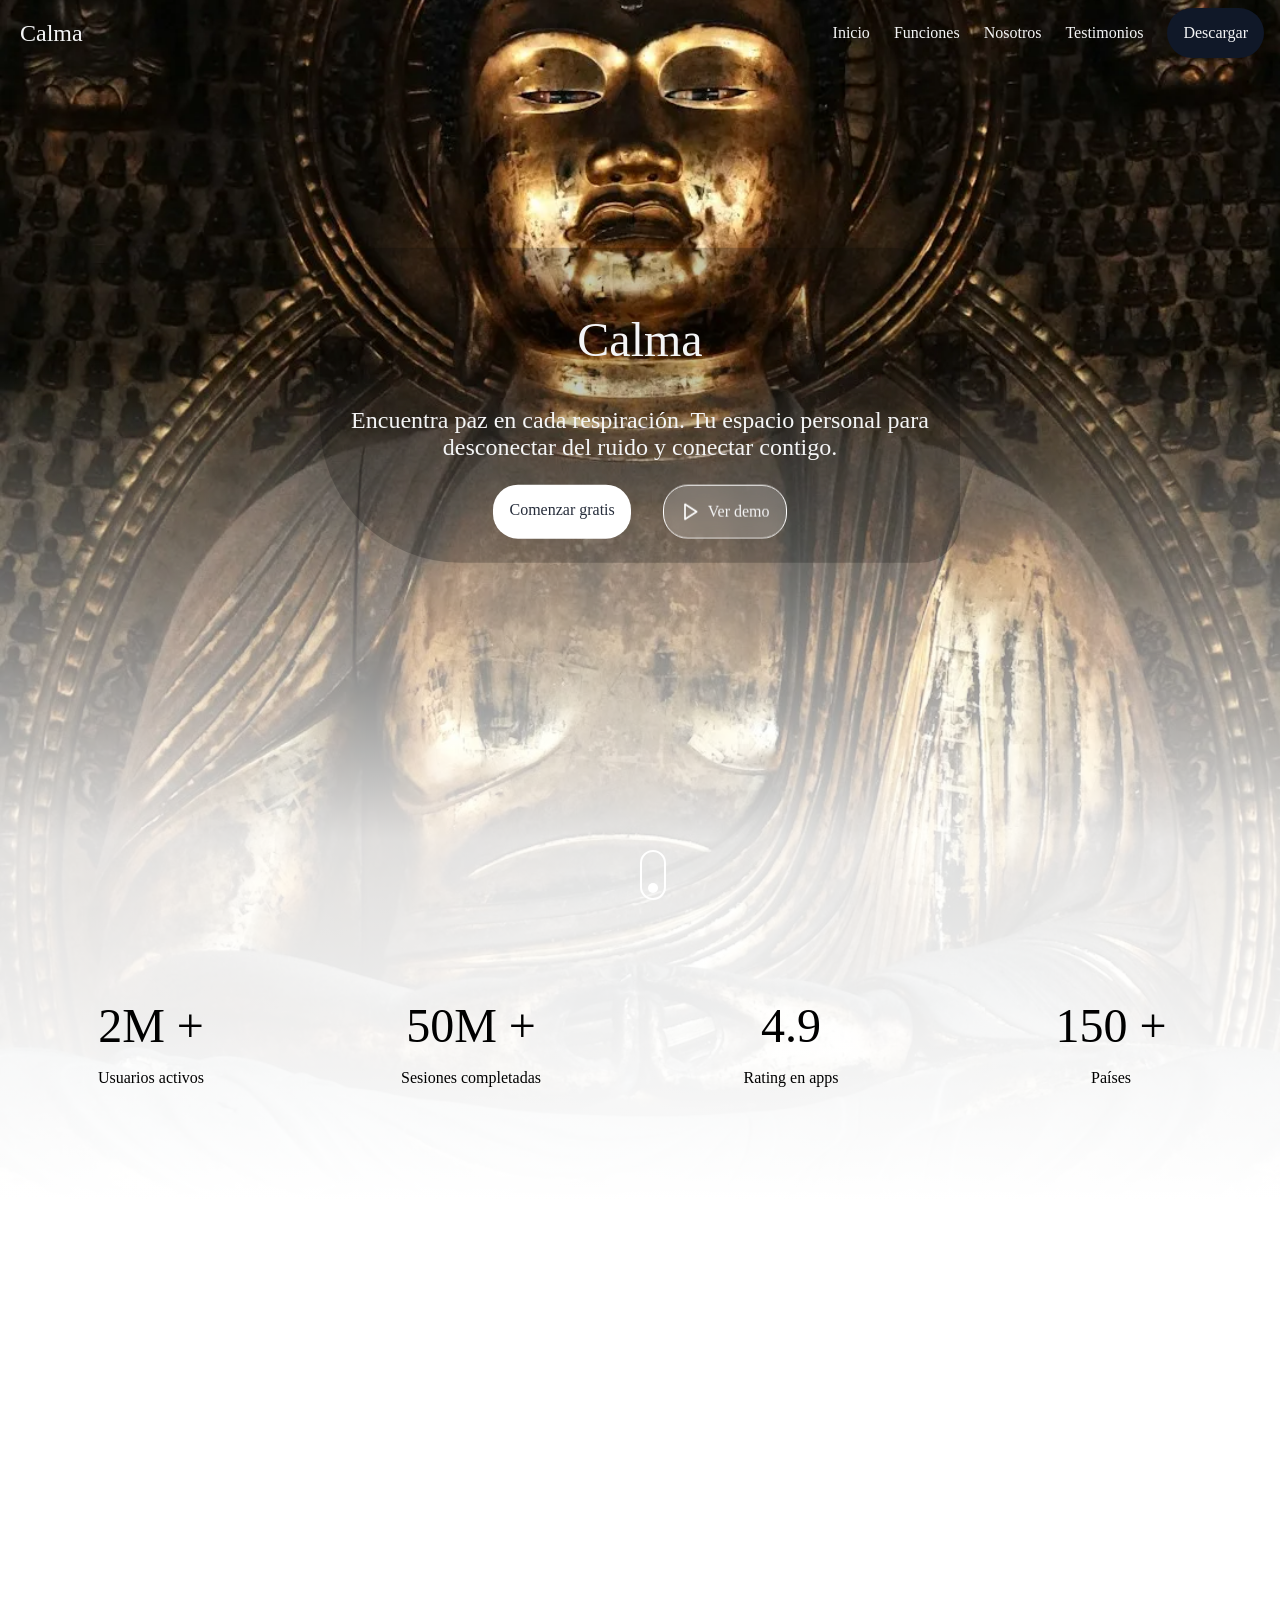
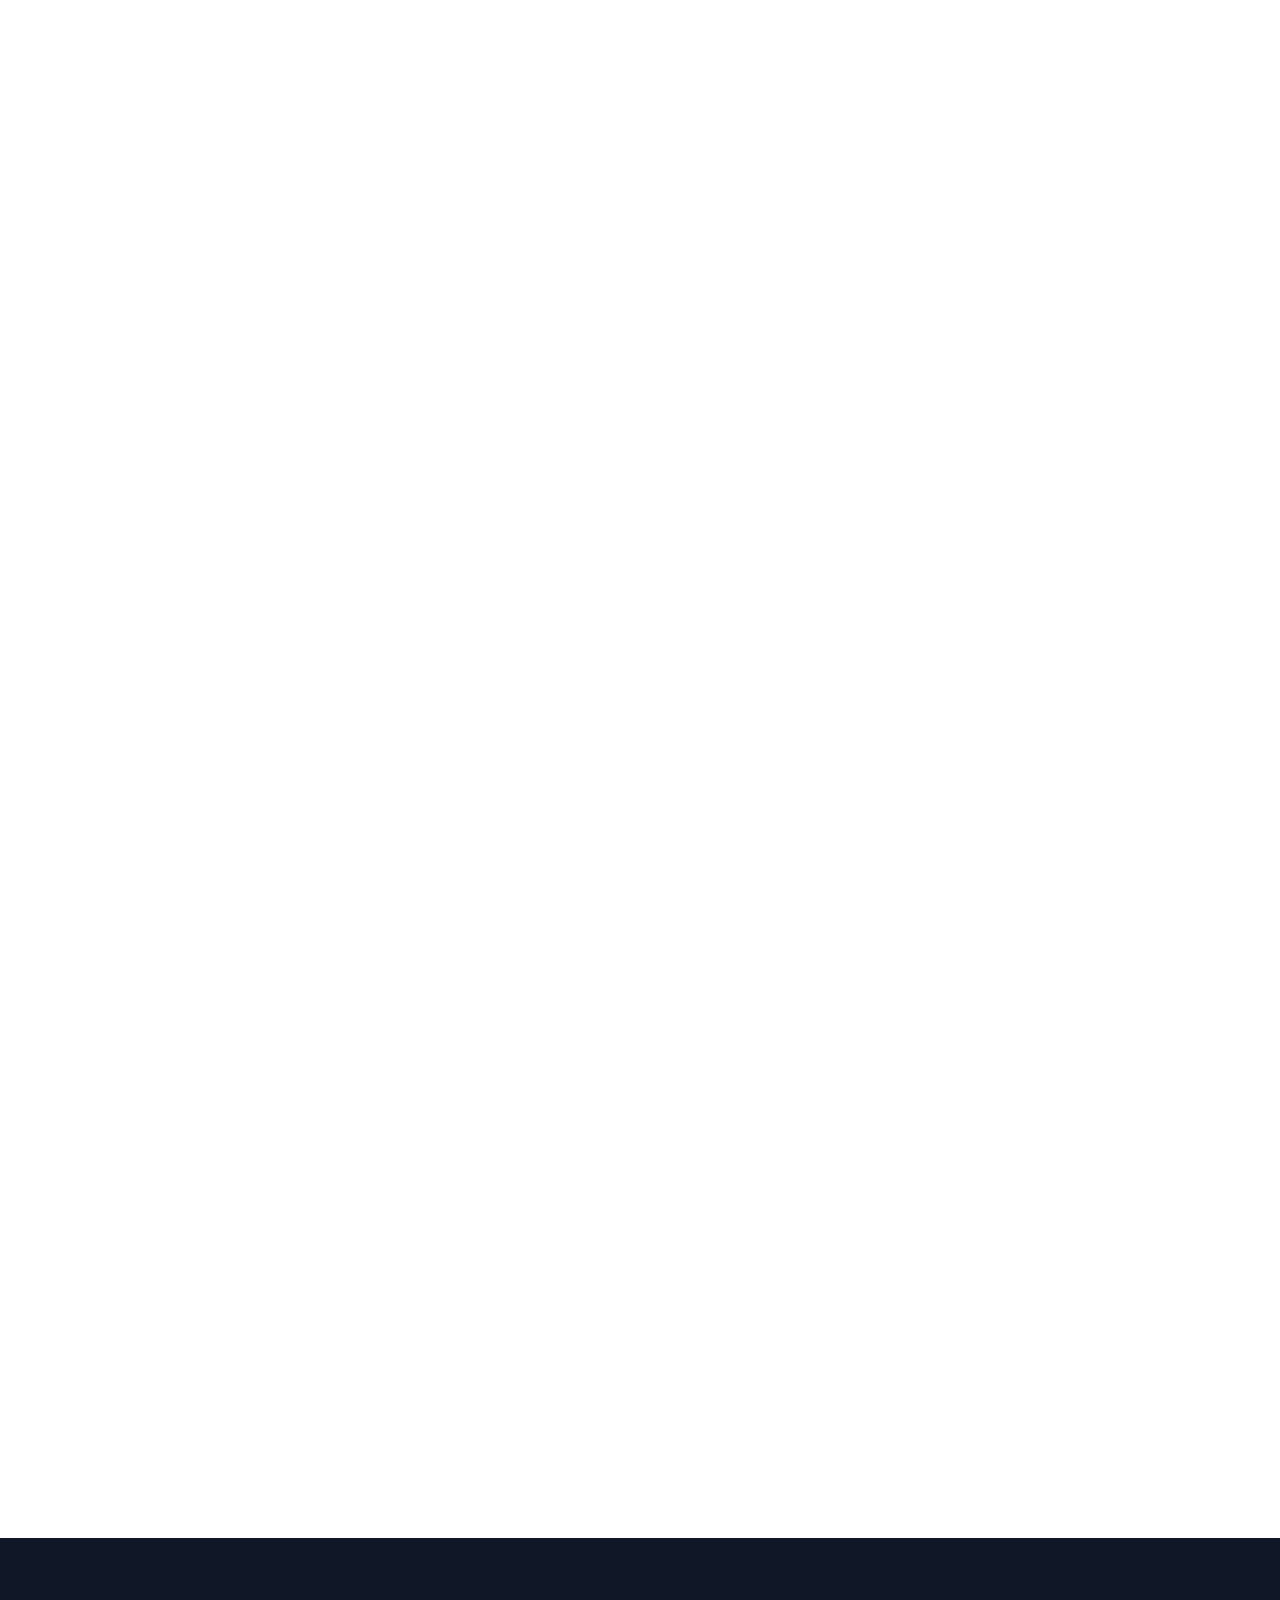
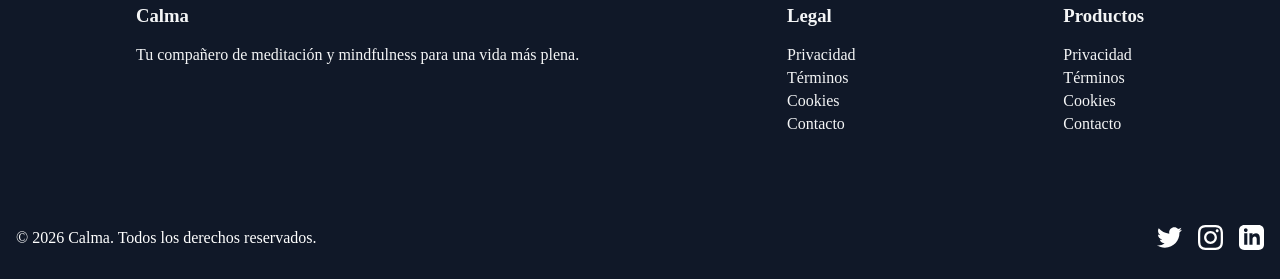
<file: index.html>
<!DOCTYPE html>
<html lang="es">
<head>
    <meta charset="UTF-8">
    <meta name="viewport" content="width=device-width, initial-scale=1.0">
    <title>Calma Mindfulness</title>
    <link rel="stylesheet" href="assets/css/style.css">
    <script src="assets/js/script.js" defer></script>
</head>
<body>
    <header>
    <nav class="nav-bar">
        <h1>Calma</h1>

        <ul class="menu">
            <li><a href="#Inicio">Inicio</a></li>
            <li><a href="#Needs">Funciones</a></li>
            <li><a href="#About">Nosotros</a></li>
            <li><a href="#Testimonials">Testimonios</a></li>
            <li><a href="#Download">Descargar</a></li>
        </ul>

        <div class="burguer" id="bg-btn"></div>
    </nav>

    <section class="hero" id="Inicio">
        <div class="hero-text">
            <h1>Calma</h1>

            <p>Encuentra paz en cada respiración. Tu espacio personal para desconectar del ruido y conectar contigo.</p>

            <div class="cta-container">
                <a class="btn1" href="#">Comenzar gratis</a>
                <div class="btn2 demo">
                <img src="assets/img/play.svg" alt="">
                <a href="#">Ver demo</a>
                </div>
            </div>
        </div>

        <div class="frame">
                <div class="rounded"></div>
            </div>
    </section>

    <article class="info-container">
        <div class="flex-container"><p class="text-xl number" data-target="2">2M +</p> 
            <p>Usuarios activos</p></div>

        <div class="flex-container"><p class="text-xl number" data-target="50">50M +</p> 
            <p>Sesiones completadas</p></div>

        <div class="flex-container"><p class="text-xl number" data-target="4.9">4.9</p> 
            <p>Rating en apps</p></div>

        <div class="flex-container"><p class="text-xl number" data-target="150">150 +</p> 
            <p>Países</p></div>
    </article>
    </header>

    <section class="needs-section" id="Needs">
        <div class="needs-text">
        <h2>Todo lo que necesitas</h2>
        <p>Herramientas diseñadas para ayudarte a cultivar la calma en tu día a día</p>
        </div>

        <div class="grid-container">
            <div class="card">
                <div class="svg">
                <img src="assets/img/cloud.svg" alt="">
                </div>

                <h3>Respiración guiada</h3>

                <p>Ejercicios de respiración personalizados que se adaptan a tu nivel y necesidades</p>
            </div>

            <div class="card">
                <div class="svg">
                <img src="assets/img/heart.svg" alt="">
                </div>

                <h3>Mindfulness diario</h3>

                <p>Prácticas de atención plena diseñadas para integrarse naturalmente en tu rutina</p>
            </div>

            <div class="card">
                <div class="svg">
                    <img src="assets/img/cross-star.svg" alt="">
                </div>

                    <h3>Progreso personal</h3>

                    <p>Visualiza tu evolución con métricas que realmente importan para tu bienestar</p>
                 </div>

            <div class="card">
                <div class="svg">
                    <img src="assets/img/people.svg" alt="">
                </div>

                    <h3>Comunidad</h3>

                    <p>Conecta con personas que comparten tu camino hacia una vida más consciente</p>
            </div>

            <div class="card">
                <div class="svg">
                    <img src="assets/img/star.svg" alt="">
                </div>

                <h3>Contenido premium</h3>

                <p>Acceso a meditaciones exclusivas con expertos reconocidos mundialmente</p>
            </div>

            <div class="card">
                <div class="svg">
                    <img src="assets/img/certification.svg" alt="">
                </div>

                <h3>Certificaciones</h3>

                <p>Completa programas estructurados y obtén certificados de tus logros</p>
            </div>
        </div>
    </section>

    <section class="about" id="About">
        <div class="about-text">
        <div>
            <h2>Diseñado para tu bienestar</h2>

            <p class="text-l">Calma nació de la visión de hacer la meditación accesible para todos. Creemos que el bienestar mental no debería ser un lujo, sino una práctica diaria al alcance de cualquiera.</p>

            <p class="text-l">Nuestro equipo de expertos en mindfulness, psicólogos y diseñadores ha creado una experiencia que combina la sabiduría ancestral con la tecnología moderna.</p>
        </div>

        <div class="flex-wrap">
             <div class="target">
                <div class="green-point"></div>
                <p><small>Sin anuncios</small></p>
            </div>

              <div class="target">
                <div class="green-point"></div>
                <p><small>Offline disponible</small></p>
            </div>

              <div class="target">
                <div class="green-point"></div>
                <p><small>Actualizado semanalmente</small></p>
            </div>
        </div>
        </div>
        <div class="container-img">
        <div class="about-img">
            <img src="assets/img/meditating-woman.webp" alt="Mujer meditando">

            <div class="about-card">
                🧘‍♀️
                <p>"10 minutos al día pueden cambiar tu vida"</p>
            </div>
            </div>
        </div>
    </section>

    <section class="testimonials" id="Testimonials">
        <h1>Historias reales</h1>
        <p class="text-l">Miles de personas ya han transformado su vida</p>

        <div class="test-grid">
        <div class="card">
            ⭐⭐⭐⭐⭐
            <p>"Calma me ayudó a manejar mi ansiedad laboral. Ahora empiezo cada día con una sesión de 10 minutos y la diferencia es notable."</p>

             <div class="users">
                <div class="user-photo"></div>
                <div class="user-name">
                <p><strong>María Goónzalez</strong></p>
                <p>Diseñadora</p>
                </div>
            </div>
        </div>

        <div class="card">
            ⭐⭐⭐⭐⭐
            <p>"Como CEO, mi mente siempre estaba acelerada. Esta app me enseñó a encontrar momentos de paz incluso en los días más caóticos."</p>

             <div class="users">
                <div class="user-photo"></div>
                <div class="user-name">
                <p><strong>Carlos Ruíz</strong></p>
                <p>Emprendedor</p>
                </div>
            </div>
        </div>

        <div class="card">
            ⭐⭐⭐⭐⭐
            <p>"Increíble para los días de exámenes. Las técnicas de respiración me ayudan a mantener la calma y concentrarme mejor."</p>

            <div class="users">
                <div class="user-photo"></div>
                <div class="user-name">
                <p><strong>Ana Martínez</strong></p>
                <p>Estudiante</p>
                </div>
            </div>
        </div>
        </div>
    </section>

    <section class="download" id="Download">
        <div class="dwl-content">
        <div class="dwl-text">
        <h2>Comienza tu viaje hoy</h2>

        <p class="text-l">Únete a millones de personas que han descubierto la tranquilidad que buscaban. Prueba Calma gratis durante 7 días.</p>
        </div> 

        <div class="download-btn">
            <a class="btn1" href="#">Descarga gratis</a>
            <a class="btn3" href="#">Ver planes</a>
        </div>
        <p><small>Sin tarjeta de crédito • Cancela cuando quieras</small></p>
        </div>
    </section>

    <footer>
        <div class="main-container">
            <div class="ft-text">
                <h3>Calma</h3>
                <p>Tu compañero de meditación y mindfulness para una vida más plena.</p>
            </div>

            <div class="legal">
                <h3>Legal</h3>
                <ul>
                    <li><a href="#">Privacidad</a></li>
                    <li><a href="#">Términos</a></li>
                    <li><a href="#">Cookies</a></li>
                    <li><a href="#">Contacto</a></li>
                </ul>
            </div>

            <div class="products">
                <h3>Productos</h3>
                <ul>
                    <li><a href="#">Privacidad</a></li>
                    <li><a href="#">Términos</a></li>
                    <li><a href="#">Cookies</a></li>
                    <li><a href="#">Contacto</a></li>
                </ul>
            </div>
        </div>

        <div class="rs-container">
            <p>© 2026 Calma. Todos los derechos reservados.</p>

            <div class="rs-enlaces">
           <div class="twitter"><a href="#"></a></div>
           <div class="instagram"><a href="#"></a></div>
           <div class="linkedin"><a href="#"></a></div>
           </div>
        </div>
    </footer>
</body>
</html>
</file>
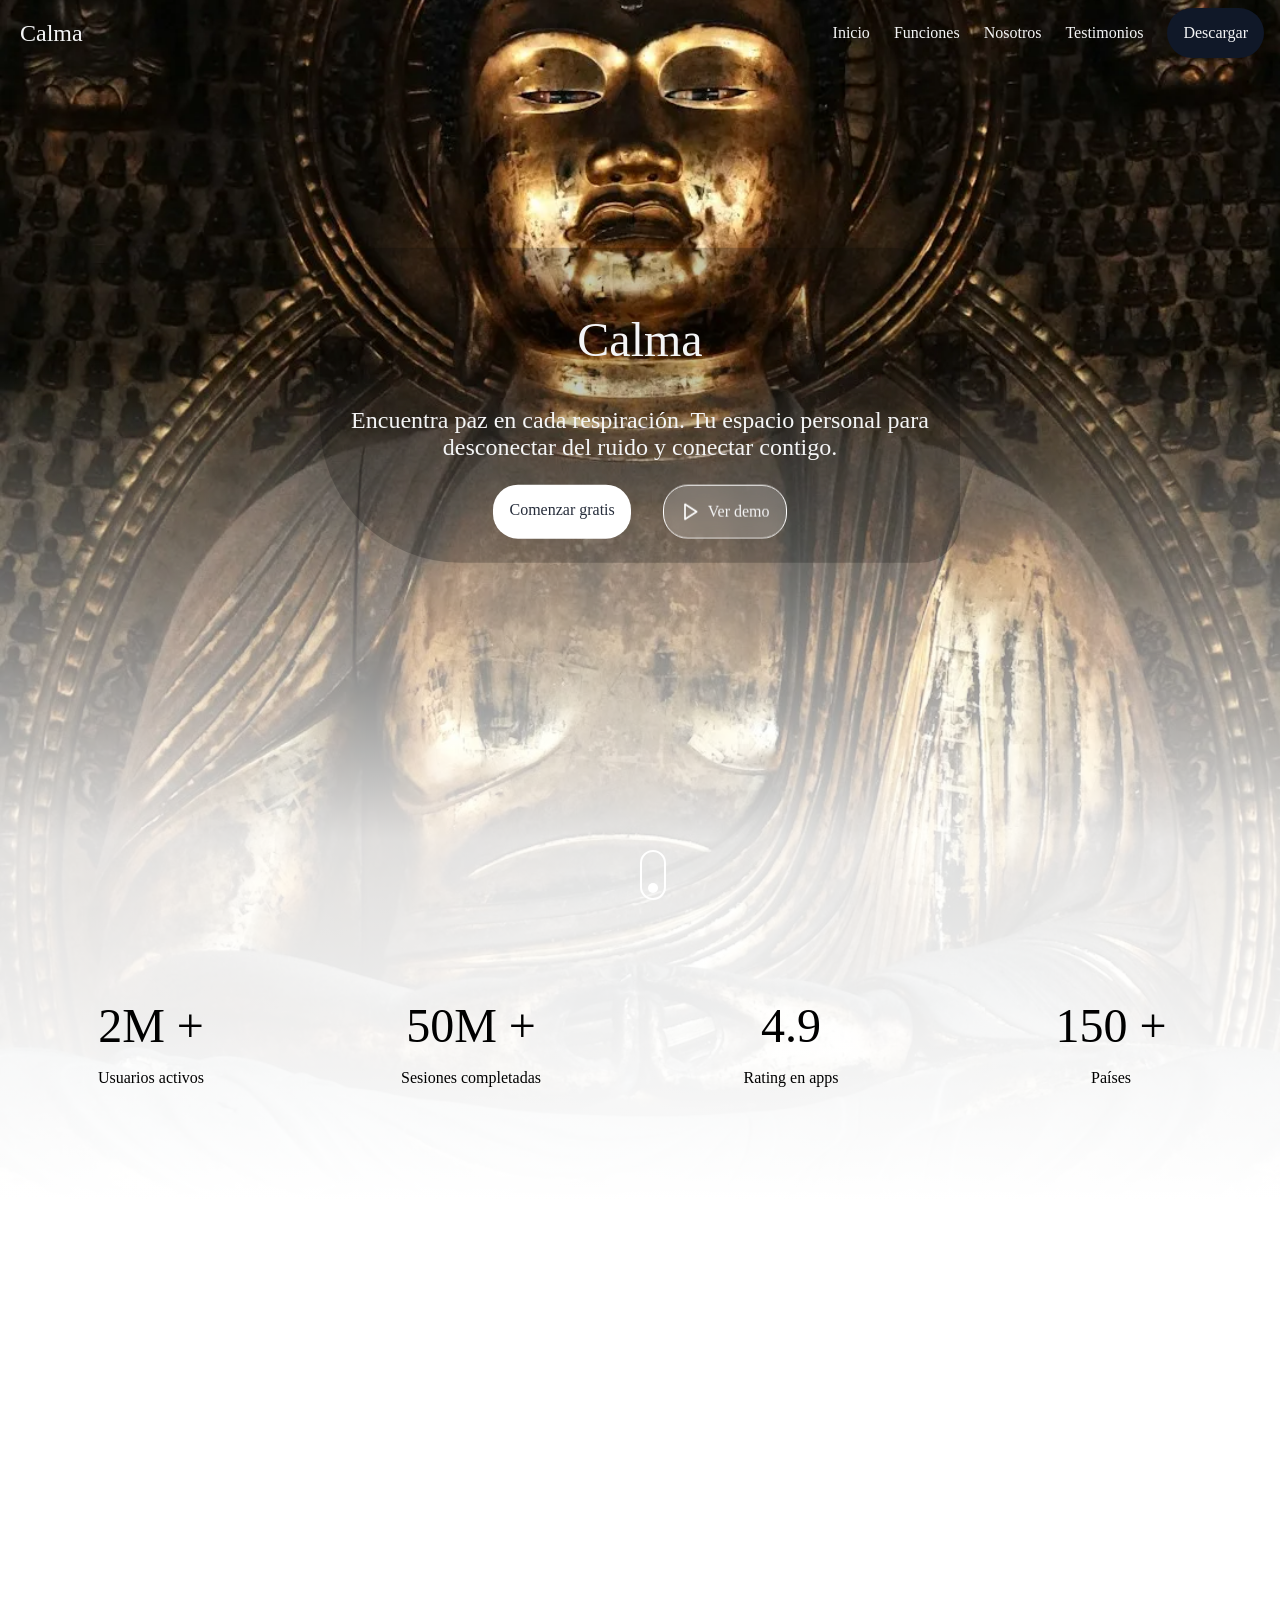
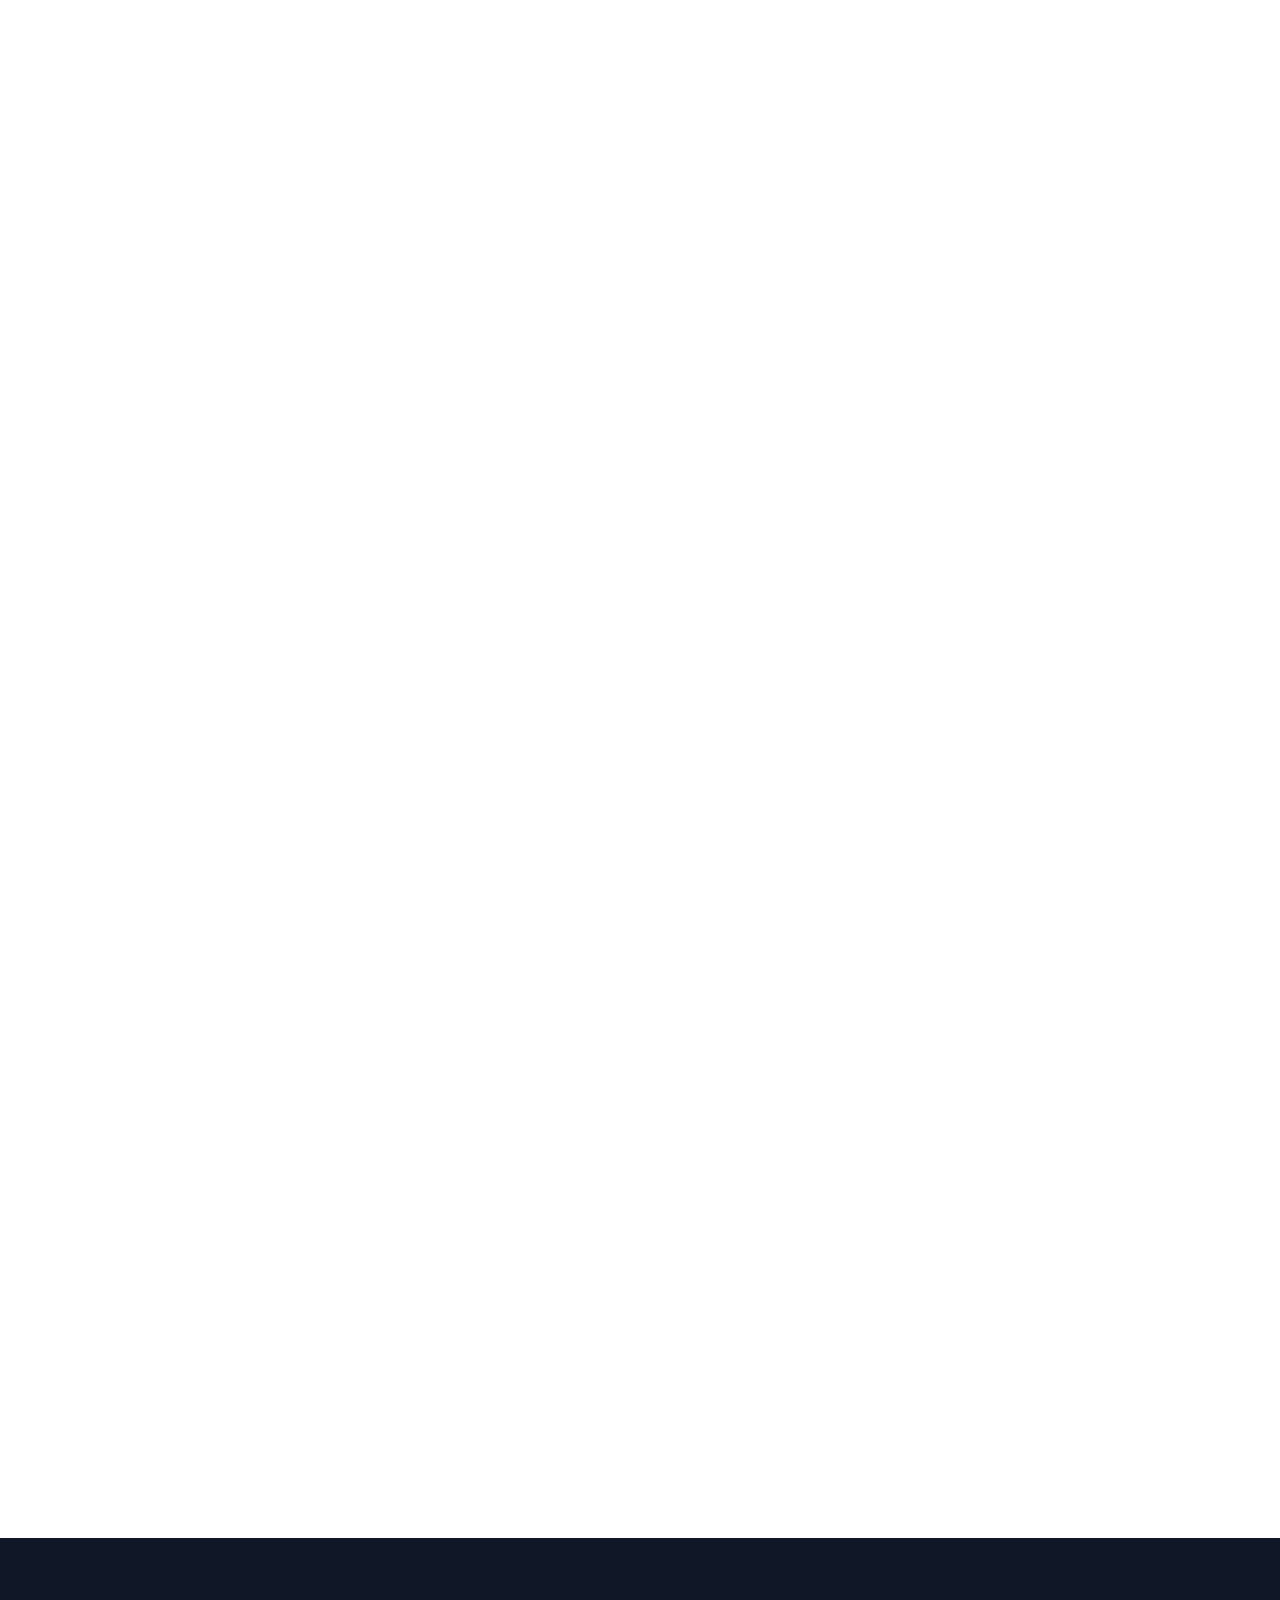
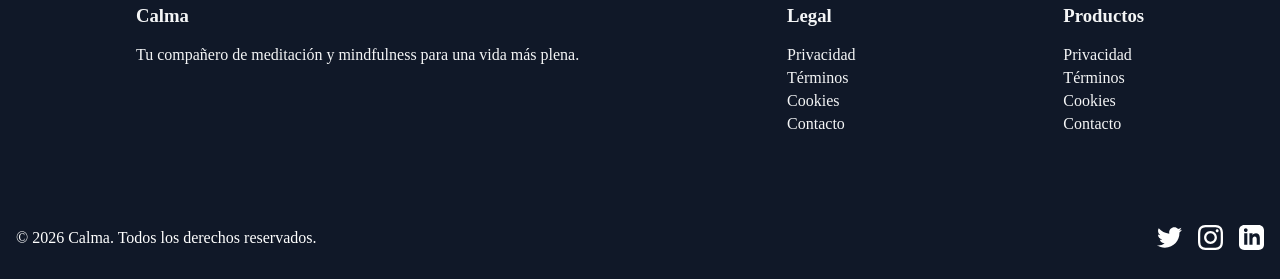
<file: calma.html>
<!DOCTYPE html>
<html lang="es">
<head>
    <meta charset="UTF-8">
    <meta name="viewport" content="width=device-width, initial-scale=1.0">
    <title>Calma Mindfulness</title>
    <link rel="stylesheet" href="assets/css/style.css">
    <script src="assets/js/script.js" defer></script>
</head>
<body>
    <header>
    <nav class="nav-bar">
        <h1>Calma</h1>

        <ul class="menu">
            <li><a href="#Inicio">Inicio</a></li>
            <li><a href="#Needs">Funciones</a></li>
            <li><a href="#About">Nosotros</a></li>
            <li><a href="#Testimonials">Testimonios</a></li>
            <li><a href="#Download">Descargar</a></li>
        </ul>

        <div class="burguer" id="bg-btn"></div>
    </nav>

    <section class="hero" id="Inicio">
        <div class="hero-text">
            <h1>Calma</h1>

            <p>Encuentra paz en cada respiración. Tu espacio personal para desconectar del ruido y conectar contigo.</p>

            <div class="cta-container">
                <a class="btn1" href="#">Comenzar gratis</a>
                <div class="btn2 demo">
                <img src="assets/img/play.svg" alt="">
                <a href="#">Ver demo</a>
                </div>
            </div>
        </div>

        <div class="frame">
                <div class="rounded"></div>
            </div>
    </section>

    <article class="info-container">
        <div class="flex-container"><p class="text-xl">2M +</p> 
            <p>Usuarios activos</p></div>

        <div class="flex-container"><p class="text-xl">50M +</p> 
            <p>Sesiones completadas</p></div>

        <div class="flex-container"><p class="text-xl">4.9</p> 
            <p>Rating en apps</p></div>

        <div class="flex-container"><p class="text-xl">150 +</p> 
            <p>Países</p></div>
    </article>
    </header>

    <section class="needs-section" id="Needs">
        <div class="needs-text">
        <h2>Todo lo que necesitas</h2>
        <p>Herramientas diseñadas para ayudarte a cultivar la calma en tu día a día</p>
        </div>

        <div class="grid-container">
            <div class="card">
                <div class="svg">
                <img src="assets/img/cloud.svg" alt="">
                </div>

                <h3>Respiración guiada</h3>

                <p>Ejercicios de respiración personalizados que se adaptan a tu nivel y necesidades</p>
            </div>

            <div class="card">
                <div class="svg">
                <img src="assets/img/heart.svg" alt="">
                </div>

                <h3>Mindfulness diario</h3>

                <p>Prácticas de atención plena diseñadas para integrarse naturalmente en tu rutina</p>
            </div>

            <div class="card">
                <div class="svg">
                    <img src="assets/img/cross-star.svg" alt="">
                </div>

                    <h3>Progreso personal</h3>

                    <p>Visualiza tu evolución con métricas que realmente importan para tu bienestar</p>
                 </div>

            <div class="card">
                <div class="svg">
                    <img src="assets/img/people.svg" alt="">
                </div>

                    <h3>Comunidad</h3>

                    <p>Conecta con personas que comparten tu camino hacia una vida más consciente</p>
            </div>

            <div class="card">
                <div class="svg">
                    <img src="assets/img/star.svg" alt="">
                </div>

                <h3>Contenido premium</h3>

                <p>Acceso a meditaciones exclusivas con expertos reconocidos mundialmente</p>
            </div>

            <div class="card">
                <div class="svg">
                    <img src="assets/img/certification.svg" alt="">
                </div>

                <h3>Certificaciones</h3>

                <p>Completa programas estructurados y obtén certificados de tus logros</p>
            </div>
        </div>
    </section>

    <section class="about" id="About">
        <div class="about-text">
        <div>
            <h2>Diseñado para tu bienestar</h2>

            <p class="text-l">Calma nació de la visión de hacer la meditación accesible para todos. Creemos que el bienestar mental no debería ser un lujo, sino una práctica diaria al alcance de cualquiera.</p>

            <p class="text-l">Nuestro equipo de expertos en mindfulness, psicólogos y diseñadores ha creado una experiencia que combina la sabiduría ancestral con la tecnología moderna.</p>
        </div>

        <div class="flex-wrap">
             <div class="target">
                <div class="green-point"></div>
                <p><small>Sin anuncios</small></p>
            </div>

              <div class="target">
                <div class="green-point"></div>
                <p><small>Offline disponible</small></p>
            </div>

              <div class="target">
                <div class="green-point"></div>
                <p><small>Actualizado semanalmente</small></p>
            </div>
        </div>
        </div>
        <div class="container-img">
        <div class="about-img">
            <img src="assets/img/meditating-woman.webp" alt="Mujer meditando">

            <div class="about-card">
                🧘‍♀️
                <p>"10 minutos al día pueden cambiar tu vida"</p>
            </div>
            </div>
        </div>
    </section>

    <section class="testimonials" id="Testimonials">
        <h1>Historias reales</h1>
        <p class="text-l">Miles de personas ya han transformado su vida</p>

        <div class="test-grid">
        <div class="card">
            ⭐⭐⭐⭐⭐
            <p>"Calma me ayudó a manejar mi ansiedad laboral. Ahora empiezo cada día con una sesión de 10 minutos y la diferencia es notable."</p>

             <div class="users">
                <div class="user-photo"></div>
                <div class="user-name">
                <p><strong>María Goónzalez</strong></p>
                <p>Diseñadora</p>
                </div>
            </div>
        </div>

        <div class="card">
            ⭐⭐⭐⭐⭐
            <p>"Como CEO, mi mente siempre estaba acelerada. Esta app me enseñó a encontrar momentos de paz incluso en los días más caóticos."</p>

             <div class="users">
                <div class="user-photo"></div>
                <div class="user-name">
                <p><strong>Carlos Ruíz</strong></p>
                <p>Emprendedor</p>
                </div>
            </div>
        </div>

        <div class="card">
            ⭐⭐⭐⭐⭐
            <p>"Increíble para los días de exámenes. Las técnicas de respiración me ayudan a mantener la calma y concentrarme mejor."</p>

            <div class="users">
                <div class="user-photo"></div>
                <div class="user-name">
                <p><strong>Ana Martínez</strong></p>
                <p>Estudiante</p>
                </div>
            </div>
        </div>
        </div>
    </section>

    <section class="download" id="Download">
        <div class="dwl-content">
        <div class="dwl-text">
        <h2>Comienza tu viaje hoy</h2>

        <p class="text-l">Únete a millones de personas que han descubierto la tranquilidad que buscaban. Prueba Calma gratis durante 7 días.</p>
        </div> 

        <div class="download-btn">
            <a class="btn1" href="#">Descarga gratis</a>
            <a class="btn3" href="#">Ver planes</a>
        </div>
        <p><small>Sin tarjeta de crédito • Cancela cuando quieras</small></p>
        </div>
    </section>

    <footer>
        <div class="main-container">
            <div class="ft-text">
                <h3>Calma</h3>
                <p>Tu compañero de meditación y mindfulness para una vida más plena.</p>
            </div>

            <div class="legal">
                <h3>Legal</h3>
                <ul>
                    <li><a href="#">Privacidad</a></li>
                    <li><a href="#">Términos</a></li>
                    <li><a href="#">Cookies</a></li>
                    <li><a href="#">Contacto</a></li>
                </ul>
            </div>

            <div class="products">
                <h3>Productos</h3>
                <ul>
                    <li><a href="#">Privacidad</a></li>
                    <li><a href="#">Términos</a></li>
                    <li><a href="#">Cookies</a></li>
                    <li><a href="#">Contacto</a></li>
                </ul>
            </div>
        </div>

        <div class="rs-container">
            <p>© 2026 Calma. Todos los derechos reservados.</p>

            <div class="rs-enlaces">
           <div class="twitter"><a href="#"></a></div>
           <div class="instagram"><a href="#"></a></div>
           <div class="linkedin"><a href="#"></a></div>
           </div>
        </div>
    </footer>
</body>
</html>
</file>
<file: assets/css/style.css>
:root{
    --background-primary: hsl(210, 20%, 98%);
    --background-secondary: hsl(0, 0%, 100%);
    --background-footer: hsl(220, 43%, 11%);
    --main-text-color: hsl(221, 22%, 19%);
    --nav-color: hsl(220, 43%, 11%, 0.8);
    --second-text-color: hsl(210, 10%, 96%);
    --card-bg: hsl(0, 0%, 100%);
    --header-size: clamp(1.5rem, 5vw + 1rem, 3rem);
    --text-size: clamp(1rem, 2.5vw + 0.5rem, 1.5rem);
    --sections-spacing: clamp(3rem, 4vw, 3.5rem);
}

html{
    scroll-behavior: smooth;
}

body{
    margin: 0;
    padding: 0;
}

ul *{
    list-style: none;
}

a{
    text-decoration: none;
}

.hero, .needs-section, .about, .testimonials, .download{
    opacity: 0;
    transform: translateY(40px);
    transition: all 1.5s ease;
}

.animate {
    opacity: 1;
    transform: translateY(0);
}

/** ---- UTILIDADES ---- **/
.btn1{
    padding: 16px;
    background-color: var(--background-secondary);
    color: var(--main-text-color);
    border-radius: 25px;
    transition: transform 0.3s ease-in-out;
}

.btn:hover{
     transform: scale(.95);
}

.btn2{
    display: flex;
    padding: 16px;
    align-items: center;
    border-radius: 25px;
    border: 1px solid var(--background-secondary);
    background-color: rgb(255, 255, 255, 0.2);
    backdrop-filter: blur(10px);
    -webkit-backdrop-filter: blur(10px);
    cursor: pointer;
    transition: transform 0.3s ease-in-out;
}

.btn2:hover{
    transform: scale(.95);
}

.btn3{
    padding: 16px;
    align-items: center;
    border-radius: 25px;
    border: 1px solid var(--background-secondary);
    background-color: rgb(255, 255, 255, 0.2);
    backdrop-filter: blur(10px);
    -webkit-backdrop-filter: blur(10px);
    cursor: pointer;
    transition: transform 0.3s ease-in-out;
}

.btn3:hover{
    transform: scale(.95);
}

.card{
    max-width: 330px;
    display: flex;
    flex-direction: column;
    padding: 32px;
    background-color: var(--card-bg);
    box-shadow: 1px 1px 1px 1px rgb(207, 207, 207);
    border-radius: 25px;
    cursor: pointer;
    animation: transform .3s ease-in-out;
}

.card:hover{
    transform: translateY(-5px);
    box-shadow: 2px 2px 2px 2px rgb(207, 207, 207);
}

section:not(.hero){
    padding-block: var(--sections-spacing);
    scroll-margin-top: 1.5em;
}

/** ---- HEADER ---- **/

header{
   background-image: linear-gradient(
        to top,
        rgb(255, 255, 255) 0%,
        rgba(255, 255, 255, 0.861) 30%,
        transparent 70%
    ),
    url(../img/golden-buda.webp);
    background-repeat: no-repeat;
    background-size: cover;
    background-position: center;
    object-fit: cover;  
}

nav{
    display: flex;
    justify-content: space-between;
    align-items: center;
    background-color: transparent;
    position: fixed;
    top: 0;
    right: 0;
    width: 100vw;
    z-index: 999;
    padding-inline: 1em;
    color: var(--second-text-color);
}

nav h1{
    margin-inline-start: 1.5em;
    font-weight: normal;
}

nav ul{
    display: flex;
    align-items: center;
    gap: 1.5em;
    justify-content: end;
    margin: 0;
    padding: 0;
}

nav ul a{
    color: var(--second-text-color);
}

nav ul li:last-child{
    padding: 16px;
    background-color: var(--background-footer);
    border-radius: 25px;
    cursor: pointer;
}

.nav-scrolled{
  background-color: var(--nav-color);

}

.burguer{
    width: 40px;
    height: 40px;
    display: none;
    background-image: url(../img/burguer.svg);
    background-repeat: no-repeat;
    background-position: center;
    background-color: var(--background-primary);
}

.hero{
    min-height: 100dvh;
    position: relative;
    top: 0;
}

.hero-text{
    max-width: 600px;
    position: absolute;
    top: 45%;
    left: 50%;
    transform: translate(-50%, -50%);
    text-align: center;
    background-color: rgba(0, 0, 0, 0.220);
    border-radius: 60px 70px 40px 140px;
    padding: 24px;
}

.hero-text h1{
    font-size: var(--header-size);
    font-weight: 400;
    color: var(--second-text-color);
}

.hero-text p{
    font-size: var(--text-size);
    font-weight: 200;
    color: var(--second-text-color);
}
.cta-container{
    display: flex;
    justify-content: center;
    gap: 2em;
}

.demo img{
    padding-inline-end: 8px;
    filter: invert(1);
}

.demo img svg{
    fill: white;
}

.demo a{
    color: var(--second-text-color);
}

.frame{
    display: flex;
    justify-content: center;
    align-items: end;
    position: absolute;
    bottom: 0%;
    left: 50%;
    height: 36px;
    width: 12px;
    padding: 5px;
    border: 2px solid var(--background-secondary);
    border-radius: 25px;
}

.rounded{
    height: 10px;
    width: 10px;
    border-radius: 50%;
    background-color: var(--background-secondary);
    animation: bounce 2s infinite;
}

@keyframes bounce{
    0% {transform : translateY(0);}
    50% {transform: translateY(-25px);}
    100% {transform: translateY(0);}
}

/** ---- ARTICLE ---- **/

.info-container{
    display: grid;
    align-items: center;
    grid-template-columns: repeat(4, 1fr);
    height: 300px;
}

.flex-container{
    display: flex;
    flex-direction: column;
    align-items: center;
    padding: 16px;
    max-width: 270px;
}

.text-xl{
    font-size: 3rem;
    margin: 0;
}

/** ---- NEEDS SECTION ---- **/

.needs-section{
    background-color: var(--background-primary);
    display: flex;
    flex-direction: column;
    align-items: center;
    min-height: 100dvh;
}

.grid-container{
    display: grid;
    grid-template-columns: repeat(3, 1fr);
    width: 80vw;
    align-items: center;
    justify-content: center;
    gap: 24px;
    margin-block-start: 2em;
}

.needs-text{
    display: flex;
    flex-direction: column;
    align-items: center;
}

.needs-text h2{
    font-size: var(--header-size);
    margin-block-start: 2em;
}

.needs-text p{
    font-size: var(--text-size);
}

.svg{
    display: flex;
    justify-content: center;
    width: 30px;
    height: 30px;
    background-color: hsla(0, 0%, 50%, 0.212);
    border-radius: 12px;
}

.about{
    display: flex;
    justify-content: center;
    align-items: center;
    min-height: 100dvh;
    gap: 3em;
}

.about-text{
    max-width: 600px;
    padding-inline: 2em;
    line-height: 1.5;
}

.about-img{
    width: 500px;
    height: 500px;
    border-radius: 25px;
    box-shadow: 1px 1px gray;
    overflow: hidden;
    
}

.container-img{
    display: flex;
    position: relative;
}


.about-img img{
    width: 100%;
    height: 100%;
    object-fit: cover;
    object-position: center 60%;
    display: block;
}

.about h2{
    font-size: var(--header-size);
}

.text-l{
    font-size: var(--text-size);
}

.about-card{
    display: flex;
    flex-direction: column;
    position: absolute;
    bottom: -25px;
    left: -25px;
    background-color: var(--background-secondary);
    padding: 24px;
    border-radius: 25px;
    box-shadow: 1px 1px 2px 1px rgba(128, 128, 128, 0.76);
}

.about-card p{
    margin: 8px;
}

.flex-wrap{
    display: flex;
    flex-wrap: wrap;
    gap: 1em;
}

.target{
    display: flex;
    gap: 4px;
    justify-content: center;
    align-items: center;
    max-width: 200px;
    padding: 8px;
    background-color: var(--background-primary);
    border-radius: 25px;
}

.target p{
    margin: 0;
}

.green-point{
    width: 8px;
    height: 8px;
    background-color: green;
    border-radius: 50%;
}

.testimonials{
    display: flex;
    flex-direction: column;
    align-items: center;
    justify-content: center;
}

.testimonials h1{
    font-size: var(--header-size);
}

.test-grid{
    display: grid;
    grid-template-columns: repeat(3, 1fr);
    gap: 2em;
}

.users{
    display: flex;
    align-items: center;
    gap: 1em;
}

.user-name{
    display: flex;
    flex-direction: column;
}

.user-photo{
    width: 50px;
    height: 50px;
    border-radius: 50%;
    background-color: rgb(212, 212, 212);
}

.user-name p{
    margin: 0;
}


/** ---- MOBILE ---- **/
@media screen and (max-width: 886px) {
.grid-container{
   grid-template-columns: repeat(2, 1fr);
   } 

   .about{
    flex-direction: column;
   }

   .test-grid{
    grid-template-columns: 1fr;
   }
}

.download{
    min-height: 100dvh;
    background-image: linear-gradient(
    hsl(220, 43%, 11%, 0.8) 100% 
    ),
    url(../img/stone-tower.webp);
    background-repeat: no-repeat;
    background-size: cover;
    background-position: center;
    position: relative;
    color: var(--second-text-color);
}

.download h2{
    font-size: var(--header-size);
}

.dwl-content{
    display: flex;
    flex-direction: column;
    gap: 2em;
    justify-content: center;
    align-items: center;
    position: absolute;
    top: 50%;
    left: 50%;
    transform: translate(-50%, -50%);
}

.dwl-text{
    display: flex;
    flex-direction: column;
    align-items: center;
    margin: 0;
    text-align: center;
}

.download-btn a:last-child{
    color: var(--second-text-color);
}

.download-btn{
    display: flex;
    gap: 2em;
}

.main-container{
    display: flex;
    justify-content: space-around;
    padding: 3em;
    gap: 2em;
    background-color: var(--background-footer);
    color: var(--second-text-color);
}

.main-container ul{
    padding: 0;
}

.main-container ul li{
    margin-block: 5px;
}

.main-container ul a{
    color: var(--second-text-color);
}

.rs-container{
    display: flex;
    justify-content: space-between;
    align-items: center;
    background-color: var(--background-footer);
    color: var(--background-secondary);
    padding: 1em;
}

.rs-enlaces{
    display: flex;
    gap: 1em;
    filter: invert(1);
}

.twitter{
    width: 25px;
    height: 25px;
    background-image: url(../img/twitter.svg);
    cursor: pointer;
}

.instagram{
    width: 25px;
    height: 25px;
    background-image: url(../img/instagram.svg);
    cursor: pointer;
}

.linkedin{
    width: 25px;
    height: 25px;
    background-image: url(../img/linkedin.svg);
    cursor: pointer;
}

@media screen and (max-width: 767px) {
    .burguer{
    display: block;
    cursor: pointer;
    border-radius: 12px;
}

  .menu{
    position: fixed;
    justify-content: center;
    top: 104px;
    left: -120%;
    height: 80vh;
    width: 100vw;
    background: var(--background-primary);
    flex-direction: column;
    transition: right 1s ease-in-out;
  }

  .menu a{
    color: var(--main-text-color);
  }

  .menu li:last-child{
    background-color: initial;
    padding: initial;
  }

   .menu.active {
    left: 0; 
  }

  .cta-container{
    width: 90vw;
  }

.info-container{
   grid-template-columns: repeat(2, 1fr);
    }

.main-container{
    flex-direction: column;
}

.needs-text p{
    padding-inline: 1em;
    text-align: center;
}


.about h2{
    text-align: center;
}
}

@media screen and (max-width: 576px) {
.grid-container{
   grid-template-columns: 1fr;
   } 

   .about-img{
    width: 350px;
    height: 350px;
   }

   .about-card{
    padding: 12px;
   }

   .download-btn{
    width: 90vw;
    justify-content: center;
   }

   .rs-container{
    flex-direction: column;
    justify-content: center;
   }
}
</file>
